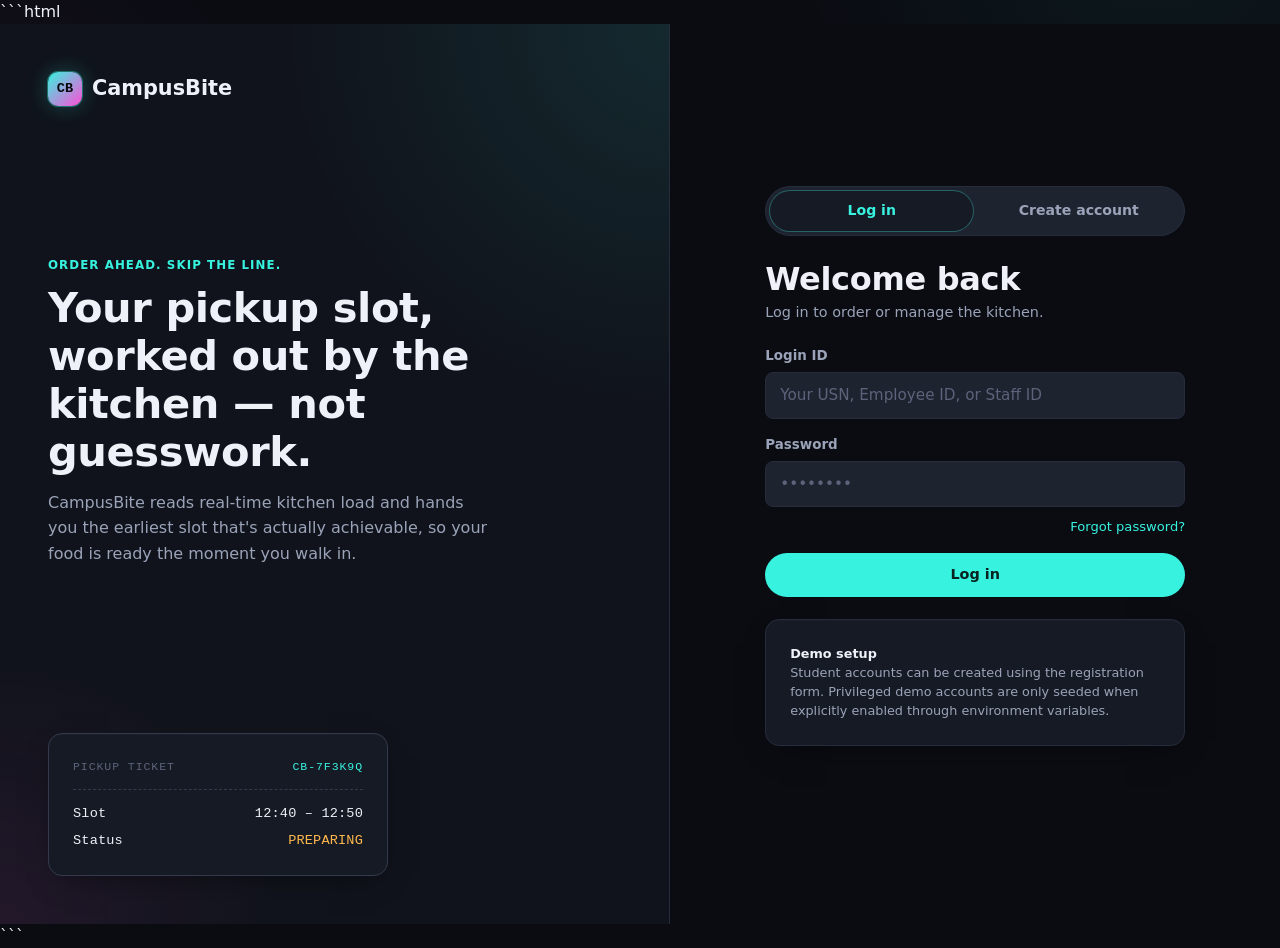
<file: frontend/index.html>
```html
<!DOCTYPE html>
<html lang="en">
<head>
  <meta charset="UTF-8">
  <meta name="viewport" content="width=device-width, initial-scale=1.0">

  <title>CampusBite — Skip the line</title>

  <link rel="stylesheet"
        href="vendor/bootstrap/bootstrap.min.css">

  <link rel="stylesheet"
        href="css/tokens.css">

  <link rel="stylesheet"
        href="css/styles.css">

  <link rel="icon"
        type="image/svg+xml"
        href="/assets/favicon.svg">


  <!--
      Prevent index.html from being visible
      while authentication/redirect is happening.
  -->
  <style>

    body.auth-checking {
        visibility: hidden;
    }

  </style>

</head>


<body class="auth-checking">


<div class="auth-shell">


  <!-- =====================================================
       LEFT SIDE
       ===================================================== -->

  <div class="auth-hero">


    <div class="cb-brand">

      <span class="cb-brand-mark">
          CB
      </span>

      CampusBite

    </div>


    <div>

      <div class="eyebrow">
        Order ahead. Skip the line.
      </div>


      <h1
              class="display"
              style="
                    font-size:2.6rem;
                    line-height:1.15;
                    margin-top:10px;
                    max-width:480px;
                ">

        Your pickup slot, worked out by the kitchen —
        not guesswork.

      </h1>


      <p
              style="
                    color:var(--text-soft);
                    max-width:440px;
                    margin-top:14px;
                    font-size:1rem;
                    line-height:1.6;
                ">

        CampusBite reads real-time kitchen load and
        hands you the earliest slot that's actually
        achievable, so your food is ready the moment
        you walk in.

      </p>

    </div>


    <div class="auth-hero-ticket mono">


      <div
              style="
                    display:flex;
                    justify-content:space-between;
                    color:var(--text-faint);
                    font-size:0.72rem;
                    text-transform:uppercase;
                    letter-spacing:0.08em;
                ">

        <span>
            Pickup ticket
        </span>

        <span style="color:var(--neon-cyan);">
            CB-7F3K9Q
        </span>

      </div>


      <div
              style="
                    height:1px;
                    border-top:1px dashed var(--border-strong);
                    margin:14px 0;
                ">
      </div>


      <div
              style="
                    display:flex;
                    justify-content:space-between;
                    color:var(--text);
                    font-size:0.85rem;
                ">

        <span>
            Slot
        </span>

        <span>
            12:40 – 12:50
        </span>

      </div>


      <div
              style="
                    display:flex;
                    justify-content:space-between;
                    color:var(--text);
                    font-size:0.85rem;
                    margin-top:6px;
                ">

        <span>
            Status
        </span>

        <span style="color:var(--neon-amber);">
            PREPARING
        </span>

      </div>


    </div>


  </div>



  <!-- =====================================================
       RIGHT SIDE
       ===================================================== -->

  <div class="auth-form-side">


    <div class="auth-form-card">


      <!-- =================================================
           LOGIN / REGISTER TOGGLE
           ================================================= -->

      <div class="auth-toggle">


        <button
                id="tabLogin"
                class="active"
                onclick="cbSwitchTab('login')">

          Log in

        </button>


        <button
                id="tabRegister"
                onclick="cbSwitchTab('register')">

          Create account

        </button>


      </div>



      <!-- =================================================
           LOGIN FORM
           ================================================= -->

      <form
              id="loginForm"
              class="form-cb">


        <h2 style="margin-bottom:4px;">

          Welcome back

        </h2>


        <p
                style="
                        color:var(--text-soft);
                        font-size:0.9rem;
                        margin-bottom:22px;
                    ">

          Log in to order or manage the kitchen.

        </p>



        <!-- LOGIN ID -->

        <div style="margin-bottom:16px;">

          <label>
            Login ID
          </label>


          <input
                  type="text"
                  class="form-control"
                  id="loginId"
                  placeholder="Your USN, Employee ID, or Staff ID"
                  required
                  autocomplete="username">

        </div>



        <!-- PASSWORD -->

        <div style="margin-bottom:10px;">

          <label>
            Password
          </label>


          <input
                  type="password"
                  class="form-control"
                  id="loginPassword"
                  placeholder="••••••••"
                  required
                  autocomplete="current-password">

        </div>



        <!-- FORGOT PASSWORD -->

        <div
                style="
                        text-align:right;
                        margin-bottom:16px;
                    ">

          <a
                  href="#"
                  style="font-size:0.82rem;"
                  onclick="cbOpenForgotPassword(event)">

            Forgot password?

          </a>

        </div>



        <!-- LOGIN BUTTON -->

        <button
                type="submit"
                class="btn-cb btn-cyan btn-block">

          Log in

        </button>



        <!-- DEMO ACCOUNTS -->

        <div
                class="cb-card cb-card-pad"
                style="
                        margin-top:22px;
                        font-size:0.8rem;
                        color:var(--text-soft);
                    ">


          <strong style="color:var(--text);">
            Demo setup
          </strong>
          <br>
          Student accounts can be created using the registration form.
          Privileged demo accounts are only seeded when explicitly enabled through environment variables.


        </div>


      </form>



      <!-- =================================================
           REGISTER FORM
           ================================================= -->

      <form
              id="registerForm"
              class="form-cb"
              style="display:none;">


        <h2 style="margin-bottom:4px;">

          Create your account

        </h2>


        <p
                style="
                        color:var(--text-soft);
                        font-size:0.9rem;
                        margin-bottom:22px;
                    ">

          Students get a ₹200 wallet welcome bonus.

        </p>



        <!-- FULL NAME -->

        <div style="margin-bottom:16px;">

          <label>
            Full name
          </label>


          <input
                  type="text"
                  class="form-control"
                  id="regName"
                  placeholder="Aisha Khan"
                  required>

        </div>



        <!-- EMAIL -->

        <div style="margin-bottom:16px;">

          <label>
            Email
          </label>


          <input
                  type="email"
                  class="form-control"
                  id="regEmail"
                  placeholder="you@campus.edu"
                  required>

        </div>



        <!-- ROLE -->

        <div style="margin-bottom:16px;">

          <label>
            I am a
          </label>


          <select
                  class="form-select"
                  id="regRole"
                  onchange="cbUpdateLoginIdLabel()">

            <option value="STUDENT">
              Student
            </option>

          </select>

        </div>



        <!-- LOGIN ID -->

        <div style="margin-bottom:16px;">

          <label id="regLoginIdLabel">

            USN

          </label>


          <input
                  type="text"
                  class="form-control"
                  id="regLoginId"
                  placeholder="e.g. 1KT23AI055"
                  required
                  autocomplete="username">

        </div>

        <div id="studentAcademicFields">
          <div style="display:flex; gap:10px; margin-bottom:16px; flex-wrap:wrap;">
            <div style="flex:1; min-width:150px;">
              <label>Department</label>
              <input type="text" class="form-control" id="regDepartment" placeholder="AI & ML">
            </div>
            <div style="flex:1; min-width:150px;">
              <label>Academic year</label>
              <select class="form-select" id="regAcademicYear">
                <option value="">Select year</option>
                <option>1st Year</option><option>2nd Year</option><option>3rd Year</option><option>4th Year</option>
              </select>
            </div>
            <div style="width:110px;">
              <label>Section</label>
              <input type="text" class="form-control" id="regSection" placeholder="A">
            </div>
          </div>
        </div>

        <!-- PASSWORD -->

        <div style="margin-bottom:20px;">

          <label>
            Password
          </label>


          <input
                  type="password"
                  class="form-control"
                  id="regPassword"
                  placeholder="At least 8 characters"
                  required
                  minlength="8"
                  autocomplete="new-password">

        </div>



        <!-- REGISTER BUTTON -->

        <button
                type="submit"
                class="btn-cb btn-cyan btn-block">

          Create account

        </button>


      </form>


    </div>

  </div>


</div>



<!-- =========================================================
     FORGOT PASSWORD MODAL
     ========================================================= -->

<div
        id="forgotPasswordBackdrop"
        style="
        display:none;
        position:fixed;
        inset:0;
        background:rgba(0,0,0,.55);
        z-index:180;
        align-items:center;
        justify-content:center;
    ">


  <div
          class="cb-card cb-card-pad"
          style="
            width:400px;
            max-width:90vw;
        ">


    <h3 style="margin-bottom:6px;">

      Reset your password

    </h3>


    <p
            style="
                font-size:0.85rem;
                color:var(--text-soft);
                margin-bottom:16px;
            ">

      Enter your Login ID and we'll generate a reset link.

    </p>



    <div
            class="form-cb"
            style="margin-bottom:16px;">


      <label>
        Login ID
      </label>


      <input
              type="text"
              class="form-control"
              id="forgotLoginId"
              placeholder="Your USN or Staff/Admin ID">


    </div>



    <div id="forgotResultHost"></div>



    <div
            style="
                display:flex;
                gap:10px;
                margin-top:16px;
            ">


      <button
              class="btn-cb btn-cyan"
              style="flex:1;"
              onclick="cbSubmitForgotPassword()">

        Send reset link

      </button>


      <button
              class="btn-cb btn-ghost"
              onclick="cbCloseForgotPassword()">

        Close

      </button>


    </div>


  </div>

</div>



<!-- =========================================================
     JAVASCRIPT
     ========================================================= -->

<script src="vendor/axios/axios.min.js"></script>


<script src="js/config.js"></script>
<script src="js/api.js"></script>



<script>


  /* =====================================================
     TAB SWITCH
     ===================================================== */

  function cbSwitchTab(tab) {


      document
          .getElementById("tabLogin")
          .classList
          .toggle(
              "active",
              tab === "login"
          );


      document
          .getElementById("tabRegister")
          .classList
          .toggle(
              "active",
              tab === "register"
          );


      document
          .getElementById("loginForm")
          .style
          .display =
              tab === "login"
                  ? "block"
                  : "none";


      document
          .getElementById("registerForm")
          .style
          .display =
              tab === "register"
                  ? "block"
                  : "none";

  }



  /* =====================================================
     UPDATE LOGIN ID LABEL
     ===================================================== */

  function cbUpdateLoginIdLabel() {


      const role =
          document
              .getElementById("regRole")
              .value;


      const label =
          document
              .getElementById("regLoginIdLabel");


      const input =
          document
              .getElementById("regLoginId");



      const academic = document.getElementById("studentAcademicFields");
      if (academic) academic.style.display = role === "STUDENT" ? "block" : "none";

      if (role === "STUDENT") {


          label.textContent =
              "USN";


          input.placeholder =
              "e.g. 1KT23AI055";


      }


      else {
          label.textContent = "USN";
          input.placeholder = "e.g. 1KT23AI055";
      }

  }



  /* =====================================================
     REDIRECT BASED ON ROLE
     ===================================================== */

  function cbRedirectForRole(role) {


      if (role === "STUDENT") {


          window.location.replace(
              "/student/dashboard.html"
          );


      }


      else if (role === "STAFF") {


          window.location.replace(
              "/staff/dashboard.html"
          );


      }


      else {


          window.location.replace(
              "/admin/dashboard.html"
          );

      }

  }



  /* =====================================================
     INITIAL AUTH CHECK

     If already logged in:
         index.html stays hidden
         redirect immediately

     If not logged in:
         show index.html
     ===================================================== */

  if (CBAuth.isLoggedIn()) {


      cbRedirectForRole(
          CBAuth.getUser().role
      );


  }


  else {


      document
          .body
          .classList
          .remove("auth-checking");

  }



  /* =====================================================
     LOGIN

     IMPORTANT FIX:
     Hide index.html BEFORE making the API request.
     This prevents the visible index -> dashboard flash.
     ===================================================== */

  document
      .getElementById("loginForm")
      .addEventListener(
          "submit",
          async (e) => {


              e.preventDefault();



              const btn =
                  e.target.querySelector(
                      "button[type=submit]"
                  );



              /*
               * Hide index immediately.
               *
               * This happens BEFORE the request to
               * /api/auth/login is made.
               */

              document
                  .body
                  .classList
                  .add("auth-checking");



              btn.disabled = true;

              btn.textContent =
                  "Logging in…";



              try {


                  const res =
                      await cbApi.post(
                          "/api/auth/login",
                          {

                              loginId:
                                  document
                                      .getElementById("loginId")
                                      .value
                                      .trim(),

                              password:
                                  document
                                      .getElementById("loginPassword")
                                      .value

                          }
                      );



                  /*
                   * Save authentication session.
                   */

                  CBAuth.setSession(
                      res.data
                  );



                  /*
                   * Redirect using the
                   * authenticated user's role.
                   */

                  cbRedirectForRole(
                      res.data.user.role
                  );


              }


              catch (err) {


                  /*
                   * Login failed.
                   *
                   * Show index page again so the
                   * user can correct their details.
                   */

                  document
                      .body
                      .classList
                      .remove(
                          "auth-checking"
                      );



                  cbToast(
                      cbErrorMessage(err),
                      "error"
                  );



                  btn.disabled = false;

                  btn.textContent =
                      "Log in";

              }

          }
      );



  /* =====================================================
     REGISTER
     ===================================================== */

  document
      .getElementById("registerForm")
      .addEventListener(
          "submit",
          async (e) => {


              e.preventDefault();



              const btn =
                  e.target.querySelector(
                      "button[type=submit]"
                  );



              /*
               * Hide index immediately while
               * registration is processing.
               */

              document
                  .body
                  .classList
                  .add("auth-checking");



              btn.disabled = true;

              btn.textContent =
                  "Creating account…";



              try {


                  const role =
                      document
                          .getElementById("regRole")
                          .value;



                  /*
                   * Public registration is restricted to STUDENT.
                   * Staff, teacher and admin accounts are provisioned by an Admin.
                   */

                  if (role !== "STUDENT") {
                      throw new Error("Only Student accounts can be created here.");
                  }



                  const res =
                      await cbApi.post(
                          "/api/auth/register",
                          {

                              fullName:
                                  document
                                      .getElementById("regName")
                                      .value,

                              email:
                                  document
                                      .getElementById("regEmail")
                                      .value,

                              loginId:
                                  document
                                      .getElementById("regLoginId")
                                      .value
                                      .trim(),

                              password:
                                  document
                                      .getElementById("regPassword")
                                      .value,

                              role: role,
                              department: role === "STUDENT" ? document.getElementById("regDepartment").value.trim() : null,
                              academicYear: role === "STUDENT" ? document.getElementById("regAcademicYear").value : null,
                              section: role === "STUDENT" ? document.getElementById("regSection").value.trim() : null

                          }
                      );



                  /*
                   * Save session.
                   */

                  CBAuth.setSession(
                      res.data
                  );



                  /*
                   * Store development
                   * verification link.
                   */

                  if (
                      res.data.devVerificationLink
                  ) {


                      sessionStorage.setItem(
                          "cb_pending_verification_link",
                          res.data.devVerificationLink
                      );

                  }



                  /*
                   * Redirect after
                   * successful registration.
                   */

                  cbRedirectForRole(
                      res.data.user.role
                  );


              }


              catch (err) {


                  /*
                   * Registration failed.
                   * Show the page again.
                   */

                  document
                      .body
                      .classList
                      .remove(
                          "auth-checking"
                      );



                  cbToast(
                      cbErrorMessage(err),
                      "error"
                  );



                  btn.disabled = false;

                  btn.textContent =
                      "Create account";

              }

          }
      );



  /* =====================================================
     OPEN FORGOT PASSWORD
     ===================================================== */

  function cbOpenForgotPassword(e) {


      e.preventDefault();


      document
          .getElementById("forgotResultHost")
          .innerHTML = "";


      document
          .getElementById("forgotLoginId")
          .value = "";


      document
          .getElementById("forgotPasswordBackdrop")
          .style
          .display = "flex";

  }



  /* =====================================================
     CLOSE FORGOT PASSWORD
     ===================================================== */

  function cbCloseForgotPassword() {


      document
          .getElementById("forgotPasswordBackdrop")
          .style
          .display = "none";

  }



  /* =====================================================
     SUBMIT FORGOT PASSWORD
     ===================================================== */

  async function cbSubmitForgotPassword() {


      const loginId =
          document
              .getElementById("forgotLoginId")
              .value
              .trim();



      if (!loginId) {

          return;

      }



      try {


          const res =
              await cbApi.post(
                  "/api/auth/forgot-password",
                  {
                      loginId
                  }
              );



          const host =
              document
                  .getElementById(
                      "forgotResultHost"
                  );



          if (res.data.devResetLink) {


              host.innerHTML = `

                  <div
                      class="cb-card cb-card-pad"
                      style="font-size:0.82rem;">

                      ${res.data.message || "If that Login ID exists, a password reset link has been generated."}

                      <br><br>

                      No email service is wired up
                      in this demo -- here's your
                      reset link directly:

                      <br>

                      <a
                          href="${res.data.devResetLink}"
                          style="word-break:break-all;">

                          ${res.data.devResetLink}

                      </a>

                  </div>

              `;


          }


          else {


              host.innerHTML = `

                  <div
                      class="cb-card cb-card-pad"
                      style="font-size:0.82rem;">

                      ${res.data.message || "If that Login ID exists, a reset link has been generated."}

                  </div>

              `;

          }


      }


      catch (err) {


          cbToast(
              cbErrorMessage(err),
              "error"
          );

      }

  }


</script>



</body>
</html>
```
</file>
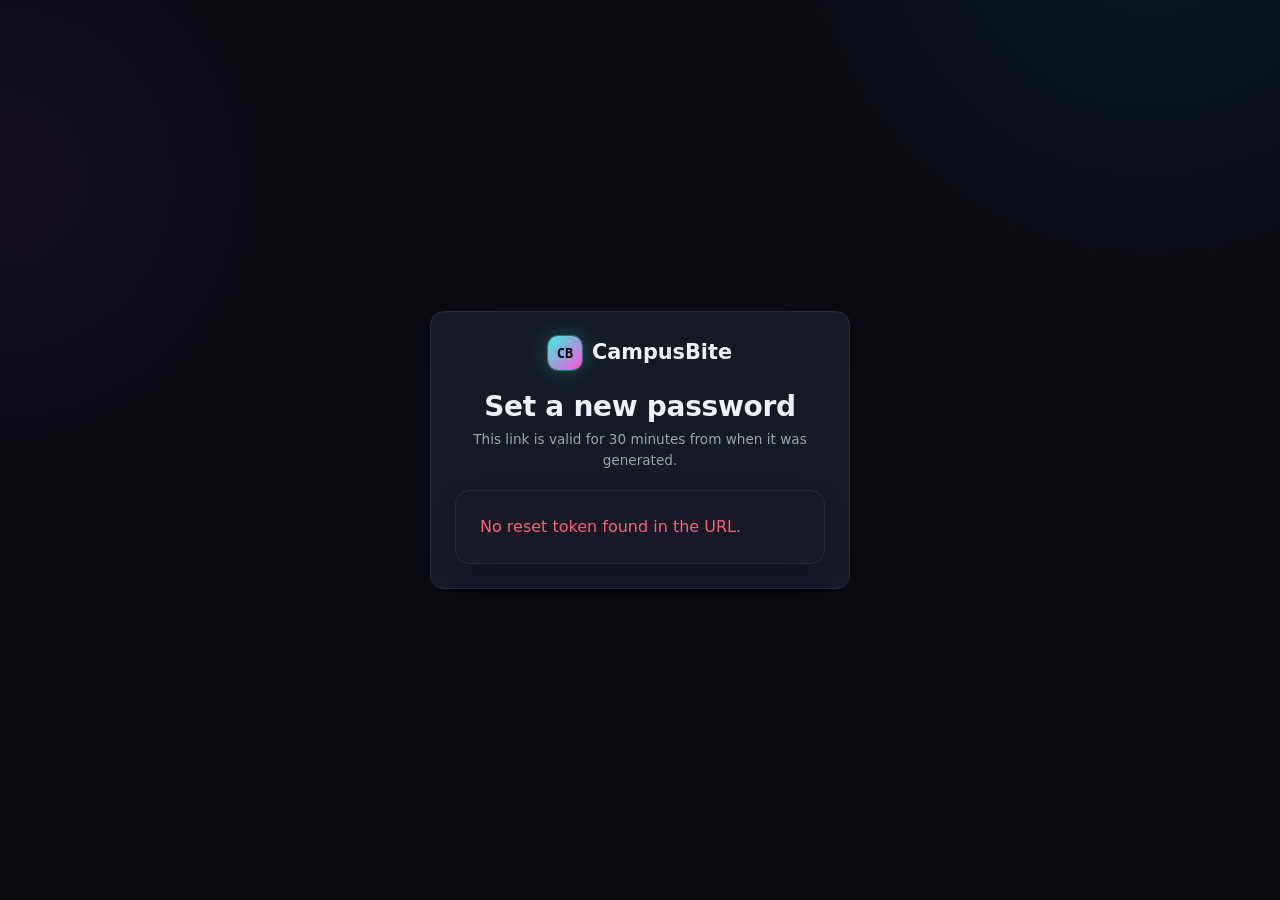
<file: frontend/reset-password.html>
<!DOCTYPE html>
<html lang="en">
<head>
<meta charset="UTF-8">
<meta name="viewport" content="width=device-width, initial-scale=1.0">
<title>Reset Password — CampusBite</title>
<link rel="stylesheet" href="vendor/bootstrap/bootstrap.min.css">
<link rel="stylesheet" href="css/tokens.css">
<link rel="stylesheet" href="css/styles.css">
<link rel="icon" type="image/svg+xml" href="/assets/favicon.svg">
</head>
<body>

<div style="min-height:100vh; display:flex; align-items:center; justify-content:center; padding:24px;">
  <div class="cb-card cb-card-pad" style="max-width:420px; width:100%;">
    <div class="cb-brand" style="justify-content:center; margin-bottom:20px;">
      <span class="cb-brand-mark">CB</span> CampusBite
    </div>
    <h3 style="margin-bottom:6px; text-align:center;">Set a new password</h3>
    <p style="color:var(--text-soft); font-size:0.85rem; margin-bottom:20px; text-align:center;">This link is valid for 30 minutes from when it was generated.</p>

    <form id="resetForm" class="form-cb">
      <div style="margin-bottom:16px;">
        <label>New password</label>
        <input type="password" class="form-control" id="newPassword" placeholder="At least 8 characters" minlength="8" required>
      </div>
      <button type="submit" class="btn-cb btn-cyan btn-block" id="resetBtn">Reset password</button>
    </form>
    <div id="resultHost" style="margin-top:16px;"></div>
  </div>
</div>

<script src="vendor/axios/axios.min.js"></script>
<script src="js/config.js"></script>
<script src="js/api.js"></script>
<script>
  const token = new URLSearchParams(window.location.search).get("token");

  if (!token) {
    document.getElementById("resetForm").style.display = "none";
    document.getElementById("resultHost").innerHTML = `<div class="cb-card cb-card-pad" style="color:var(--danger);">No reset token found in the URL.</div>`;
  }

  document.getElementById("resetForm").addEventListener("submit", async (e) => {
    e.preventDefault();
    const btn = document.getElementById("resetBtn");
    btn.disabled = true; btn.textContent = "Resetting…";
    try {
      await cbApi.post("/api/auth/reset-password", {
        token,
        newPassword: document.getElementById("newPassword").value,
      });
      document.getElementById("resetForm").style.display = "none";
      document.getElementById("resultHost").innerHTML = `
        <div class="cb-card cb-card-pad" style="text-align:center;">
          <h4 style="color:var(--success); margin-bottom:10px;">Password reset!</h4>
          <p style="color:var(--text-soft); font-size:0.85rem; margin-bottom:14px;">All your other sessions have been signed out for safety.</p>
          <a href="/index.html" class="btn-cb btn-cyan">Log in</a>
        </div>`;
    } catch (err) {
      cbToast(cbErrorMessage(err), "error");
      btn.disabled = false; btn.textContent = "Reset password";
    }
  });
</script>
</body>
</html>
</file>
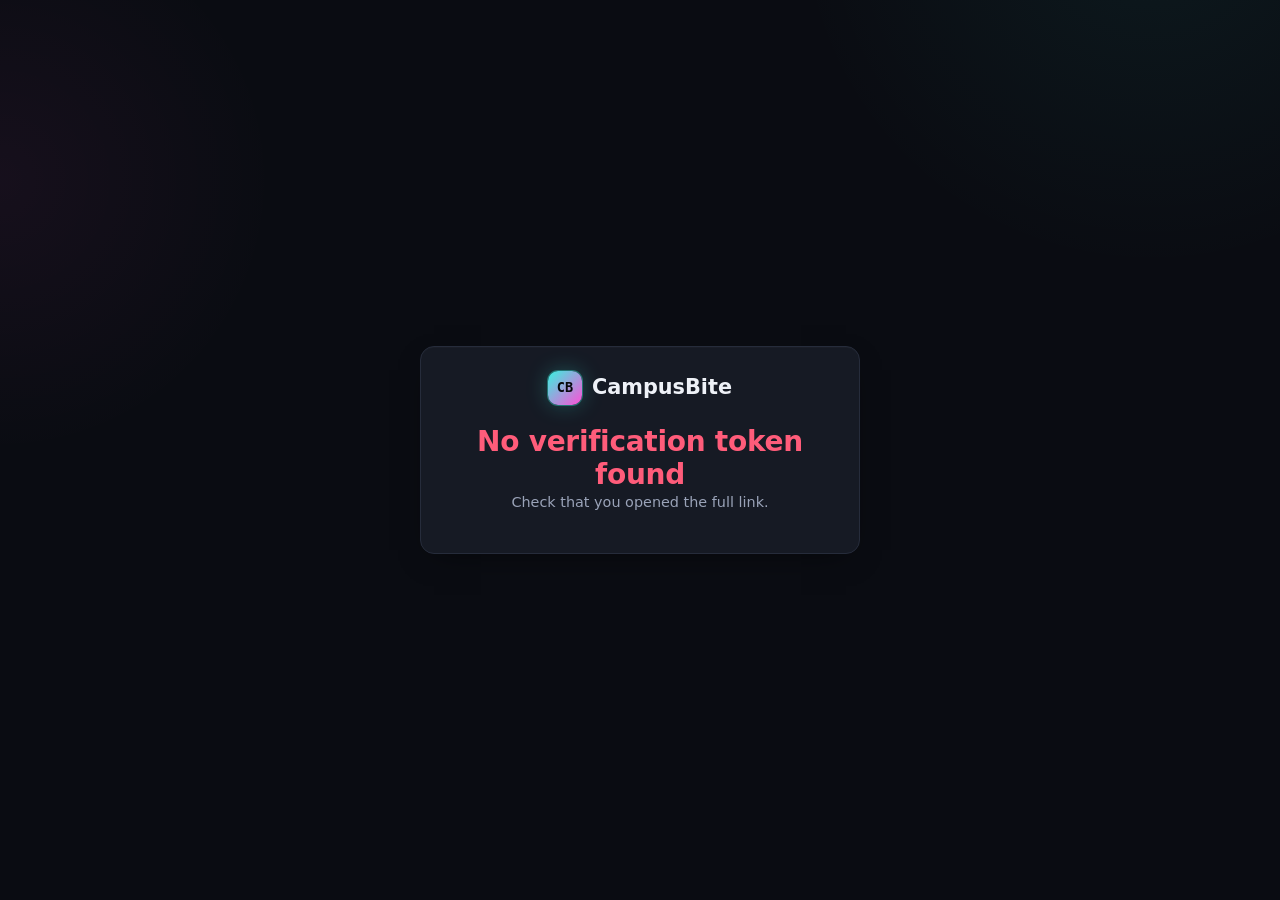
<file: frontend/verify-email.html>
<!DOCTYPE html>
<html lang="en">
<head>
<meta charset="UTF-8">
<meta name="viewport" content="width=device-width, initial-scale=1.0">
<title>Verify Email — CampusBite</title>
<link rel="stylesheet" href="vendor/bootstrap/bootstrap.min.css">
<link rel="stylesheet" href="css/tokens.css">
<link rel="stylesheet" href="css/styles.css">
<link rel="icon" type="image/svg+xml" href="/assets/favicon.svg">
</head>
<body>

<div style="min-height:100vh; display:flex; align-items:center; justify-content:center; padding:24px;">
  <div class="cb-card cb-card-pad" style="max-width:440px; width:100%; text-align:center;">
    <div class="cb-brand" style="justify-content:center; margin-bottom:20px;">
      <span class="cb-brand-mark">CB</span> CampusBite
    </div>
    <div id="statusHost">
      <h3>Verifying your email…</h3>
      <p style="color:var(--text-soft); font-size:0.9rem;">One moment.</p>
    </div>
  </div>
</div>

<script src="vendor/axios/axios.min.js"></script>
<script src="js/config.js"></script>
<script src="js/api.js"></script>
<script>
  async function run() {
    const params = new URLSearchParams(window.location.search);
    const token = params.get("token");
    const host = document.getElementById("statusHost");

    if (!token) {
      host.innerHTML = `<h3 style="color:var(--danger);">No verification token found</h3><p style="color:var(--text-soft); font-size:0.9rem;">Check that you opened the full link.</p>`;
      return;
    }

    try {
      await cbApi.post("/api/auth/verify-email", { token });
      host.innerHTML = `
        <h3 style="color:var(--success);">Email verified!</h3>
        <p style="color:var(--text-soft); font-size:0.9rem; margin-bottom:18px;">You're all set.</p>
        <a href="/index.html" class="btn-cb btn-cyan">Go to login</a>`;
    } catch (err) {
      host.innerHTML = `
        <h3 style="color:var(--danger);">Couldn't verify</h3>
        <p style="color:var(--text-soft); font-size:0.9rem; margin-bottom:18px;">${cbErrorMessage(err)}</p>
        <a href="/index.html" class="btn-cb btn-outline">Back to login</a>`;
    }
  }
  run();
</script>
</body>
</html>
</file>
<file: frontend/css/tokens.css>
/* =====================================================================
   CampusBite design tokens — v2 (dark / neon)
   No external font/CDN dependency: everything below uses robust system
   font stacks so the UI renders correctly even fully offline.
   ===================================================================== */
:root {
  /* Core surfaces */
  --bg: #0a0c12;              /* app background: near-black, faint blue */
  --bg-elevated: #10131b;     /* topbar / sunken panels */
  --surface: #161a24;         /* cards */
  --surface-hover: #1c212e;
  --surface-2: #1e2330;       /* nested surface (inputs, chips) */
  --border: #262c3b;
  --border-strong: #333a4d;

  /* Text */
  --text: #eef1f7;
  --text-soft: #9aa3b8;
  --text-faint: #5c637a;

  /* Neon accents */
  --neon-cyan: #38f2e0;
  --neon-cyan-dim: #1fa89c;
  --neon-magenta: #ff4fd8;
  --neon-magenta-dim: #b8339e;
  --neon-lime: #b6ff3c;
  --neon-amber: #ffb84d;
  --neon-violet: #9b7bff;

  /* Semantic */
  --success: var(--neon-lime);
  --success-soft: rgba(182, 255, 60, 0.12);
  --warning: var(--neon-amber);
  --warning-soft: rgba(255, 184, 77, 0.12);
  --danger: #ff5c7a;
  --danger-soft: rgba(255, 92, 122, 0.12);
  --info: var(--neon-cyan);
  --info-soft: rgba(56, 242, 224, 0.12);

  /* Type */
  --font-display: "Segoe UI Variable Display", "Segoe UI", ui-sans-serif, system-ui, -apple-system, "Helvetica Neue", Arial, sans-serif;
  --font-body: ui-sans-serif, system-ui, -apple-system, "Segoe UI", Roboto, "Helvetica Neue", Arial, sans-serif;
  --font-mono: ui-monospace, "Cascadia Code", "SF Mono", "JetBrains Mono", "Roboto Mono", Consolas, monospace;

  /* Layout */
  --radius-s: 8px;
  --radius-m: 14px;
  --radius-l: 20px;
  --shadow-card: 0 1px 0 rgba(255,255,255,.02) inset, 0 10px 30px -14px rgba(0,0,0,.6);
  --shadow-raised: 0 20px 60px -20px rgba(0,0,0,.7);
  --glow-cyan: 0 0 0 1px rgba(56,242,224,.35), 0 0 24px -4px rgba(56,242,224,.45);
  --glow-magenta: 0 0 0 1px rgba(255,79,216,.35), 0 0 24px -4px rgba(255,79,216,.45);
  --glow-lime: 0 0 0 1px rgba(182,255,60,.3), 0 0 20px -4px rgba(182,255,60,.4);

  --space-1: 4px;
  --space-2: 8px;
  --space-3: 12px;
  --space-4: 16px;
  --space-5: 24px;
  --space-6: 32px;
  --space-7: 48px;
}
</file>
<file: frontend/css/styles.css>
* { box-sizing: border-box; }

html, body {
  margin: 0;
  padding: 0;
  background: var(--bg);
  background-image:
    radial-gradient(600px circle at 90% -10%, rgba(56,242,224,.06), transparent 60%),
    radial-gradient(500px circle at 0% 20%, rgba(255,79,216,.05), transparent 55%);
  background-attachment: fixed;
  color: var(--text);
  font-family: var(--font-body);
  -webkit-font-smoothing: antialiased;
}

h1, h2, h3, h4, .display {
  font-family: var(--font-display);
  font-weight: 700;
  letter-spacing: -0.01em;
  color: var(--text);
  margin: 0;
}

a { color: var(--neon-cyan); text-decoration: none; }
a:hover { text-decoration: underline; }

.mono { font-family: var(--font-mono); letter-spacing: 0.01em; }

.container-cb { max-width: 1180px; margin: 0 auto; padding: 0 var(--space-5); }

/* ---------------- Top bar ---------------- */
.cb-topbar {
  position: sticky; top: 0; z-index: 50;
  background: rgba(16,19,27,.85);
  backdrop-filter: blur(10px);
  border-bottom: 1px solid var(--border);
}
.cb-topbar-inner {
  display: flex; align-items: center; justify-content: space-between;
  padding: 14px var(--space-5); max-width: 1180px; margin: 0 auto;
}
.cb-brand {
  display: flex; align-items: center; gap: 10px;
  font-family: var(--font-display); font-weight: 800; font-size: 1.3rem; color: var(--text);
}
.cb-brand-mark {
  width: 34px; height: 34px; border-radius: 10px;
  background: linear-gradient(135deg, var(--neon-cyan) 0%, var(--neon-magenta) 100%);
  display: flex; align-items: center; justify-content: center;
  color: #06080c; font-family: var(--font-mono); font-weight: 800; font-size: 0.85rem;
  box-shadow: var(--glow-cyan);
}
.cb-nav { display: flex; align-items: center; gap: var(--space-2); }
.cb-nav a {
  color: var(--text-soft); font-weight: 600; font-size: 0.9rem;
  padding: 8px 14px; border-radius: 999px;
  transition: background .15s ease, color .15s ease, box-shadow .15s ease;
}
.cb-nav a:hover { background: var(--surface-hover); color: var(--text); text-decoration: none; }
.cb-nav a.active { background: var(--surface-2); color: var(--neon-cyan); box-shadow: 0 0 0 1px rgba(56,242,224,.25); }
.cb-user-chip {
  display: flex; align-items: center; gap: 8px;
  font-size: 0.82rem; color: var(--text-soft);
  padding: 6px 12px; border: 1px solid var(--border); border-radius: 999px;
}
.cb-logout-btn { background: none; border: none; color: var(--danger); cursor: pointer; font-size: 0.85rem; font-weight: 700; }

/* ---------------- Buttons ---------------- */
.btn-cb {
  display: inline-flex; align-items: center; justify-content: center; gap: 8px;
  font-family: var(--font-body); font-weight: 700; font-size: 0.9rem;
  padding: 11px 20px; border-radius: 999px; border: none; cursor: pointer;
  transition: transform .12s ease, box-shadow .15s ease, background .15s ease, filter .15s ease;
}
.btn-cb:active { transform: scale(0.97); }
.btn-cyan { background: var(--neon-cyan); color: #06231f; }
.btn-cyan:hover { box-shadow: var(--glow-cyan); filter: brightness(1.08); }
.btn-magenta { background: var(--neon-magenta); color: #2a0620; }
.btn-magenta:hover { box-shadow: var(--glow-magenta); filter: brightness(1.08); }
.btn-outline { background: transparent; border: 1.5px solid var(--border-strong); color: var(--text); }
.btn-outline:hover { border-color: var(--neon-cyan); color: var(--neon-cyan); }
.btn-ghost { background: transparent; color: var(--text-soft); }
.btn-ghost:hover { background: var(--surface-hover); color: var(--text); }
.btn-danger { background: var(--danger-soft); color: var(--danger); }
.btn-danger:hover { background: var(--danger); color: #200008; }
.btn-sm { padding: 7px 14px; font-size: 0.8rem; }
.btn-block { width: 100%; }
.btn-cb:disabled { opacity: 0.4; cursor: not-allowed; transform: none; box-shadow: none; }

/* ---------------- Cards ---------------- */
.cb-card {
  background: var(--surface);
  border: 1px solid var(--border);
  border-radius: var(--radius-m);
  box-shadow: var(--shadow-card);
}
.cb-card-pad { padding: var(--space-5); }

/* Menu item card */
.menu-card {
  background: var(--surface);
  border: 1px solid var(--border);
  border-radius: var(--radius-m);
  overflow: hidden;
  display: flex; flex-direction: column;
  transition: transform .18s ease, box-shadow .18s ease, border-color .18s ease;
}
.menu-card:hover { transform: translateY(-3px); border-color: var(--border-strong); box-shadow: var(--shadow-raised); }
.menu-card-image {
  height: 132px;
  background:
    radial-gradient(120px circle at 20% 0%, rgba(56,242,224,.16), transparent 60%),
    radial-gradient(140px circle at 100% 100%, rgba(255,79,216,.14), transparent 60%),
    var(--surface-2);
  display: flex; align-items: center; justify-content: center;
  font-family: var(--font-display); font-size: 2.1rem; font-weight: 800; color: var(--text-faint);
  position: relative;
}
.menu-card-badge {
  position: absolute; top: 10px; left: 10px;
  font-size: 0.66rem; font-weight: 800; text-transform: uppercase; letter-spacing: 0.05em;
  padding: 4px 9px; border-radius: 999px;
  background: var(--neon-amber); color: #2a1a02;
}
.menu-card-avail {
  position: absolute; top: 10px; right: 10px;
  font-size: 0.66rem; font-weight: 800; text-transform: uppercase; letter-spacing: 0.05em;
  padding: 4px 9px; border-radius: 999px;
}
.avail-yes { background: var(--success-soft); color: var(--success); box-shadow: 0 0 0 1px rgba(182,255,60,.25); }
.avail-no { background: var(--danger-soft); color: var(--danger); box-shadow: 0 0 0 1px rgba(255,92,122,.25); }
.menu-card-body { padding: var(--space-4); display: flex; flex-direction: column; gap: 6px; flex: 1; }
.menu-card-title { font-family: var(--font-display); font-weight: 700; font-size: 1.02rem; }
.menu-card-desc { font-size: 0.84rem; color: var(--text-soft); line-height: 1.45; flex: 1; }
.menu-card-footer { display: flex; align-items: center; justify-content: space-between; margin-top: 8px; }
.menu-card-price { font-family: var(--font-mono); font-weight: 700; font-size: 1.02rem; color: var(--neon-cyan); }

/* ---------------- Crowd meter ---------------- */
.crowd-meter {
  display: flex; align-items: center; gap: var(--space-4);
  background: var(--surface);
  border: 1px solid var(--border);
  border-radius: var(--radius-m);
  padding: var(--space-4) var(--space-5);
}
.crowd-dial { position: relative; width: 62px; height: 62px; flex-shrink: 0; }
.crowd-dial svg { transform: rotate(-90deg); filter: drop-shadow(0 0 6px currentColor); }
.crowd-dial-value {
  position: absolute; inset: 0; display: flex; align-items: center; justify-content: center;
  font-family: var(--font-mono); font-weight: 700; font-size: 0.82rem;
}
.crowd-label { font-weight: 700; font-size: 0.94rem; }
.crowd-sub { font-size: 0.82rem; color: var(--text-soft); margin-top: 2px; }

/* ---------------- Order status rail (signature element) ---------------- */
.ticket {
  background: var(--surface);
  border: 1px solid var(--border);
  border-radius: var(--radius-m);
  box-shadow: var(--shadow-card);
  overflow: hidden;
}
.ticket-head {
  padding: var(--space-5);
  display: flex; justify-content: space-between; align-items: flex-start; gap: var(--space-4);
  border-bottom: 1px solid var(--border);
}
.ticket-token {
  font-family: var(--font-mono); font-size: 1.4rem; font-weight: 700; letter-spacing: 0.04em; color: var(--neon-cyan);
  text-shadow: 0 0 18px rgba(56,242,224,.35);
}
.ticket-slot { font-size: 0.85rem; color: var(--text-soft); margin-top: 4px; }

.ticket-track {
  padding: var(--space-6) var(--space-5) var(--space-5);
  display: flex; justify-content: space-between; position: relative;
}
.ticket-track::before {
  content: ""; position: absolute; top: 22px; left: 8%; right: 8%; height: 3px;
  background: var(--border); z-index: 0; border-radius: 3px;
}
.ticket-track-fill {
  position: absolute; top: 22px; left: 8%; height: 3px;
  background: linear-gradient(90deg, var(--neon-cyan), var(--neon-magenta));
  box-shadow: 0 0 12px rgba(56,242,224,.5);
  z-index: 1; transition: width .4s ease; border-radius: 3px;
}
.ticket-stage { position: relative; z-index: 2; display: flex; flex-direction: column; align-items: center; gap: 8px; flex: 1; }
.ticket-punch {
  width: 22px; height: 22px; border-radius: 50%;
  background: var(--surface);
  border: 3px solid var(--border-strong);
  display: flex; align-items: center; justify-content: center;
}
.ticket-stage.done .ticket-punch { border-color: var(--neon-cyan); background: var(--neon-cyan); box-shadow: 0 0 10px rgba(56,242,224,.6); }
.ticket-stage.done .ticket-punch::after { content: "✓"; color: #06231f; font-size: 11px; font-weight: 800; }
.ticket-stage.current .ticket-punch { border-color: var(--neon-magenta); background: var(--neon-magenta); box-shadow: 0 0 0 6px rgba(255,79,216,.18), 0 0 14px rgba(255,79,216,.6); animation: pulseGlow 1.6s ease-in-out infinite; }
@keyframes pulseGlow {
  0%, 100% { box-shadow: 0 0 0 6px rgba(255,79,216,.18), 0 0 14px rgba(255,79,216,.6); }
  50% { box-shadow: 0 0 0 9px rgba(255,79,216,.1), 0 0 20px rgba(255,79,216,.8); }
}
.ticket-stage-label { font-size: 0.7rem; font-weight: 700; color: var(--text-faint); text-align: center; text-transform: uppercase; letter-spacing: 0.03em; }
.ticket-stage.done .ticket-stage-label { color: var(--neon-cyan); }
.ticket-stage.current .ticket-stage-label { color: var(--neon-magenta); }
.ticket-qr {
  padding: var(--space-5); border-top: 1px solid var(--border);
  display: flex; align-items: center; gap: var(--space-4);
  background: var(--surface-2);
}
.ticket-qr img { width: 92px; height: 92px; border-radius: var(--radius-s); border: 1px solid var(--border-strong); background: white; padding: 6px; }

/* ---------------- Status badges ---------------- */
.badge-status {
  font-size: 0.7rem; font-weight: 800; text-transform: uppercase; letter-spacing: 0.03em;
  padding: 4px 10px; border-radius: 999px; display: inline-block;
}
.status-PLACED { background: var(--info-soft); color: var(--info); }
.status-CONFIRMED { background: var(--info-soft); color: var(--info); }
.status-PREPARING { background: var(--warning-soft); color: var(--warning); }
.status-READY { background: var(--success-soft); color: var(--success); }
.status-PICKED_UP { background: var(--surface-2); color: var(--text-soft); }
.status-CANCELLED, .status-NO_SHOW { background: var(--danger-soft); color: var(--danger); }

/* ---------------- Forms ---------------- */
.form-cb label { font-size: 0.84rem; font-weight: 700; color: var(--text-soft); margin-bottom: 6px; display: block; }
.form-cb .form-control, .form-cb .form-select {
  border: 1.5px solid var(--border);
  border-radius: var(--radius-s);
  padding: 11px 14px;
  font-size: 0.95rem;
  background: var(--surface-2);
  color: var(--text);
}
.form-cb .form-control::placeholder { color: var(--text-faint); }
.form-cb .form-control:focus, .form-cb .form-select:focus {
  border-color: var(--neon-cyan); box-shadow: 0 0 0 3px rgba(56,242,224,.15); outline: none; background: var(--surface-2); color: var(--text);
}

/* ---------------- Auth page ---------------- */
.auth-shell { min-height: 100vh; display: grid; grid-template-columns: 1.1fr 1fr; }
.auth-hero {
  background:
    radial-gradient(700px circle at 100% 0%, rgba(56,242,224,.10), transparent 55%),
    radial-gradient(500px circle at 0% 100%, rgba(255,79,216,.08), transparent 55%),
    var(--bg-elevated);
  color: var(--text);
  padding: var(--space-7);
  display: flex; flex-direction: column; justify-content: space-between;
  position: relative; overflow: hidden;
  border-right: 1px solid var(--border);
}
.auth-hero-ticket {
  border: 1.5px solid var(--border-strong);
  background: var(--surface);
  border-radius: var(--radius-m);
  padding: var(--space-5);
  max-width: 340px;
  box-shadow: var(--shadow-card);
}
.auth-form-side { display: flex; align-items: center; justify-content: center; padding: var(--space-6); background: var(--bg); }
.auth-form-card { width: 100%; max-width: 420px; }
.auth-toggle { display: flex; gap: 4px; background: var(--surface-2); padding: 4px; border-radius: 999px; margin-bottom: var(--space-5); border: 1px solid var(--border); }
.auth-toggle button {
  flex: 1; border: none; background: transparent; padding: 9px; border-radius: 999px;
  font-weight: 700; font-size: 0.88rem; color: var(--text-soft); cursor: pointer;
}
.auth-toggle button.active { background: var(--surface); color: var(--neon-cyan); box-shadow: 0 0 0 1px rgba(56,242,224,.3); }

@media (max-width: 900px) {
  .auth-shell { grid-template-columns: 1fr; }
  .auth-hero { display: none; }
}

/* ---------------- Cart drawer ---------------- */
.cart-drawer {
  position: fixed; top: 0; right: 0; bottom: 0; width: 380px; max-width: 92vw;
  background: var(--bg-elevated);
  border-left: 1px solid var(--border);
  box-shadow: -20px 0 60px rgba(0,0,0,.5);
  transform: translateX(100%);
  transition: transform .25s ease;
  z-index: 100;
  display: flex; flex-direction: column;
}
.cart-drawer.open { transform: translateX(0); }
.cart-drawer-backdrop {
  position: fixed; inset: 0; background: rgba(0,0,0,.55); z-index: 99;
  opacity: 0; pointer-events: none; transition: opacity .25s ease;
}
.cart-drawer-backdrop.open { opacity: 1; pointer-events: auto; }
.cart-fab {
  position: fixed; bottom: 24px; right: 24px; z-index: 60;
  background: linear-gradient(135deg, var(--neon-cyan), var(--neon-magenta));
  color: #0a0c12;
  border-radius: 999px; padding: 14px 22px; font-weight: 800;
  box-shadow: var(--shadow-raised), 0 0 30px -6px rgba(56,242,224,.5);
  border: none; cursor: pointer;
  display: flex; align-items: center; gap: 8px;
}

/* ---------------- Misc ---------------- */
.eyebrow { font-size: 0.74rem; font-weight: 800; text-transform: uppercase; letter-spacing: 0.09em; color: var(--neon-cyan); }
.pill { padding: 6px 12px; border-radius: 999px; font-size: 0.8rem; font-weight: 700; background: var(--surface-2); color: var(--text-soft); cursor: pointer; border: 1px solid var(--border); }
.pill.active { background: var(--neon-cyan); color: #06231f; border-color: var(--neon-cyan); }
.empty-state { text-align: center; padding: var(--space-7) var(--space-4); color: var(--text-soft); }
.toast-cb {
  position: fixed; bottom: 24px; left: 50%; transform: translateX(-50%);
  background: var(--surface); border: 1px solid var(--border-strong); color: var(--text);
  padding: 12px 22px; border-radius: 999px;
  font-size: 0.88rem; font-weight: 700; z-index: 200; box-shadow: var(--shadow-raised);
  opacity: 0; transition: opacity .2s ease, transform .2s ease;
  pointer-events: none;
}
.toast-cb.show { opacity: 1; transform: translateX(-50%) translateY(-6px); }
.toast-cb.error { border-color: var(--danger); color: var(--danger); box-shadow: var(--shadow-raised), 0 0 24px -6px rgba(255,92,122,.5); }
.toast-cb.success { border-color: var(--success); color: var(--success); box-shadow: var(--shadow-raised), 0 0 24px -6px rgba(182,255,60,.4); }

.skeleton { background: linear-gradient(90deg, var(--surface-2) 25%, var(--surface-hover) 37%, var(--surface-2) 63%); background-size: 400% 100%; animation: sk 1.4s ease infinite; border-radius: var(--radius-s); }
@keyframes sk { 0% { background-position: 100% 50%; } 100% { background-position: 0 50%; } }

::-webkit-scrollbar { width: 10px; height: 10px; }
::-webkit-scrollbar-thumb { background: var(--border-strong); border-radius: 999px; }
::-webkit-scrollbar-track { background: var(--bg); }

@media (prefers-reduced-motion: reduce) {
  * { transition: none !important; animation: none !important; }
}
</file>
